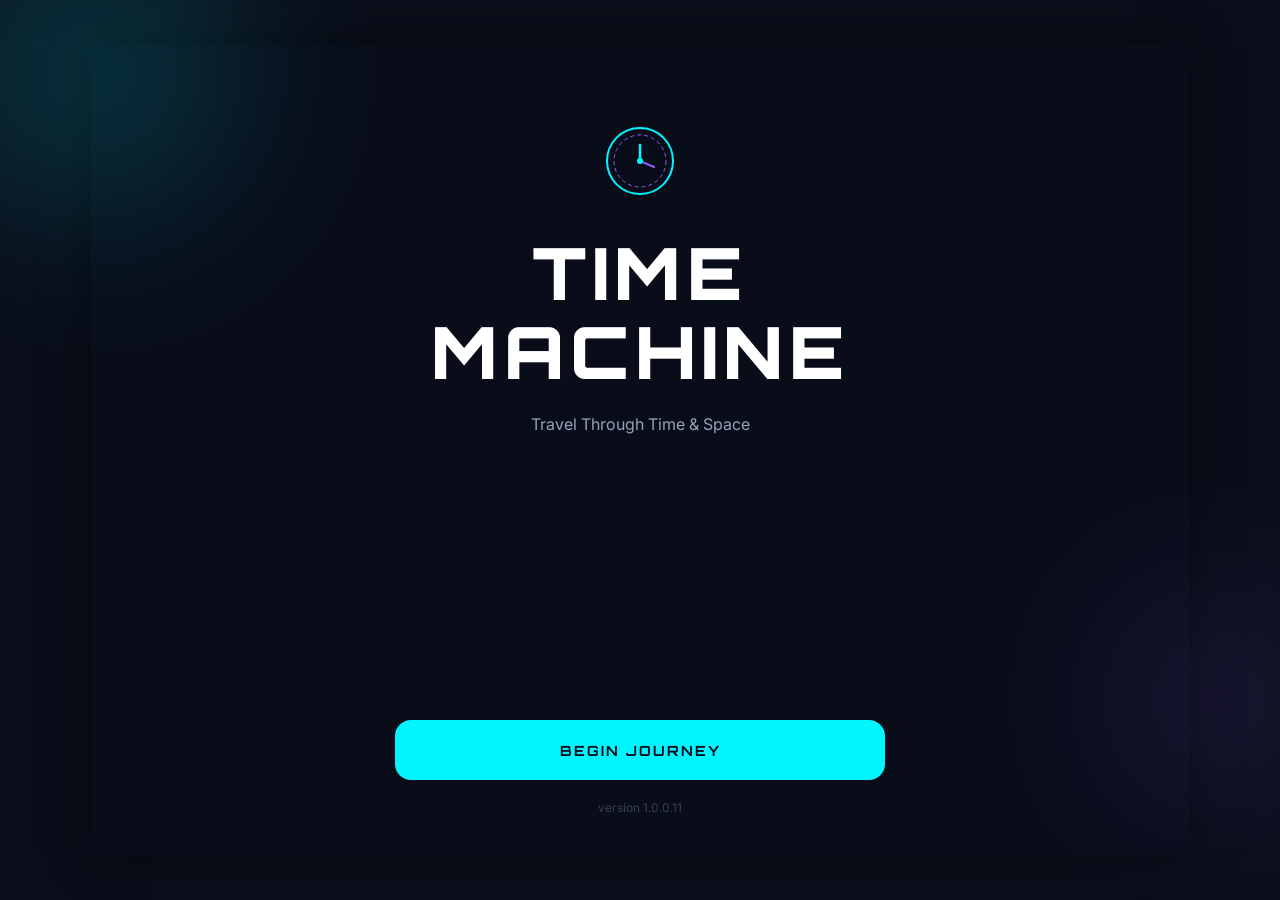
<file: index.html>
<!DOCTYPE html>
<html lang="en">
<head>
  <meta charset="UTF-8">
  <meta name="viewport" content="width=430, initial-scale=1.0">
  <title>Time Machine</title>
  <link rel="stylesheet" href="style/common.css">
  <style>
    body { display: flex; align-items: center; justify-content: center; min-height: 100vh; }
  </style>
</head>
<body>
  <script>
    window.location.href = 'screens/welcome.html';
  </script>
</body>
</html>
</file>
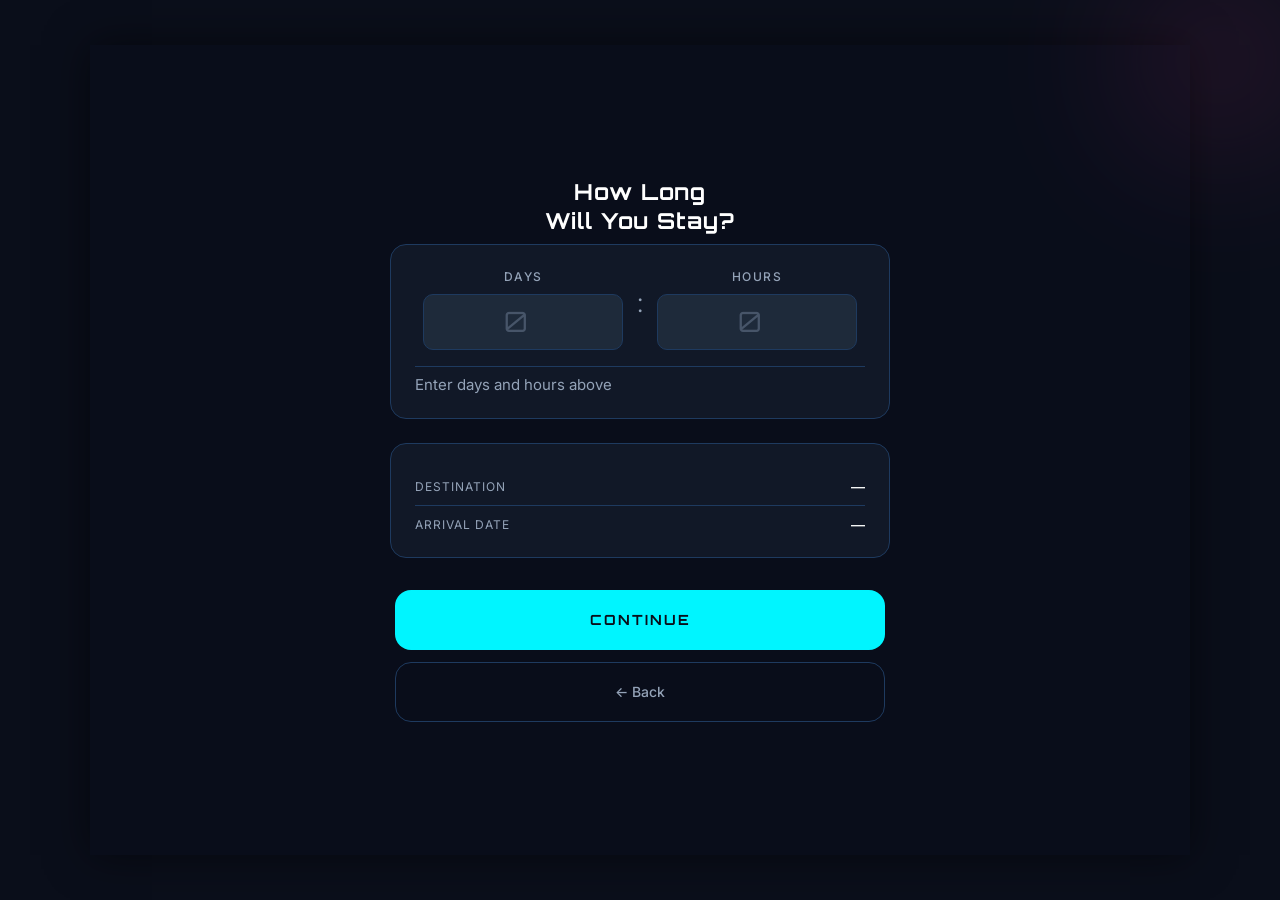
<file: screens/duration.html>
<!DOCTYPE html>
<html lang="en">
<head>
  <meta charset="UTF-8">
  <meta name="viewport" content="width=device-width, initial-scale=1.0">
  <title>Time Machine — Duration</title>
  <link rel="stylesheet" href="../style/common.css">
  <link rel="stylesheet" href="../style/duration.css">
</head>
<body>
  <div class="screen">
    <div class="glow-orb" style="width:180px;height:180px;background:#EC4899;top:-30px;right:-30px;"></div>

  

    <div class="progress-bar">
      <div class="progress-fill" style="width: 60%"></div>
    </div>

    <h1 class="page-title">How Long<br>Will You Stay?</h1>
  

    <div class="duration-card card">
      <div class="duration-row">
        <div class="form-group" style="margin-bottom:0">
          <label class="form-label" for="days">Days</label>
          <input class="form-input duration-input" type="number" id="days" placeholder="0" min="0" max="365" oninput="updateSummary()">
        </div>
        <div class="duration-divider">:</div>
        <div class="form-group" style="margin-bottom:0">
          <label class="form-label" for="hours">Hours</label>
          <input class="form-input duration-input" type="number" id="hours" placeholder="0" min="0" max="23" oninput="updateSummary()">
        </div>
      </div>
      <div class="duration-display" id="duration-display">Enter days and hours above</div>
    </div>

    <div class="card">
      <div class="info-row">
        <span class="info-label">Destination</span>
        <span class="info-value" id="dest-preview">—</span>
      </div>
      <div class="info-row">
        <span class="info-label">Arrival date</span>
        <span class="info-value" id="date-preview">—</span>
      </div>
    </div>

    <span class="field-error" id="err-duration">Please enter a valid duration (at least 1 hour)</span>

    <button class="btn-primary" onclick="submitDuration()">Continue</button>
    <button class="btn-secondary" onclick="window.location.href='travel.html'">← Back</button>
  </div>

  <script src="../script.js"></script>
  <script>
    document.getElementById('dest-preview').textContent = sessionStorage.getItem('tm_location') || '—';
    document.getElementById('date-preview').textContent = sessionStorage.getItem('tm_date') || '—';

    function updateSummary() {
      const d = parseInt(document.getElementById('days').value) || 0;
      const h = parseInt(document.getElementById('hours').value) || 0;
      const display = document.getElementById('duration-display');
      if (d === 0 && h === 0) { display.textContent = 'Enter days and hours above'; return; }
      const parts = [];
      if (d > 0) parts.push(d + (d === 1 ? ' day' : ' days'));
      if (h > 0) parts.push(h + (h === 1 ? ' hour' : ' hours'));
      display.textContent = parts.join(' and ');
    }

    function submitDuration() {
      const d = parseInt(document.getElementById('days').value) || 0;
      const h = parseInt(document.getElementById('hours').value) || 0;
      document.getElementById('err-duration').classList.remove('show');
if (d === 0 && h === 0) { 
  window.location.href = 'error2.html?type=duration';
  return;
}
      sessionStorage.setItem('tm_days', d);
      sessionStorage.setItem('tm_hours', h);
      window.location.href = 'return.html';
    }
  </script>
</body>
</html>
</file>
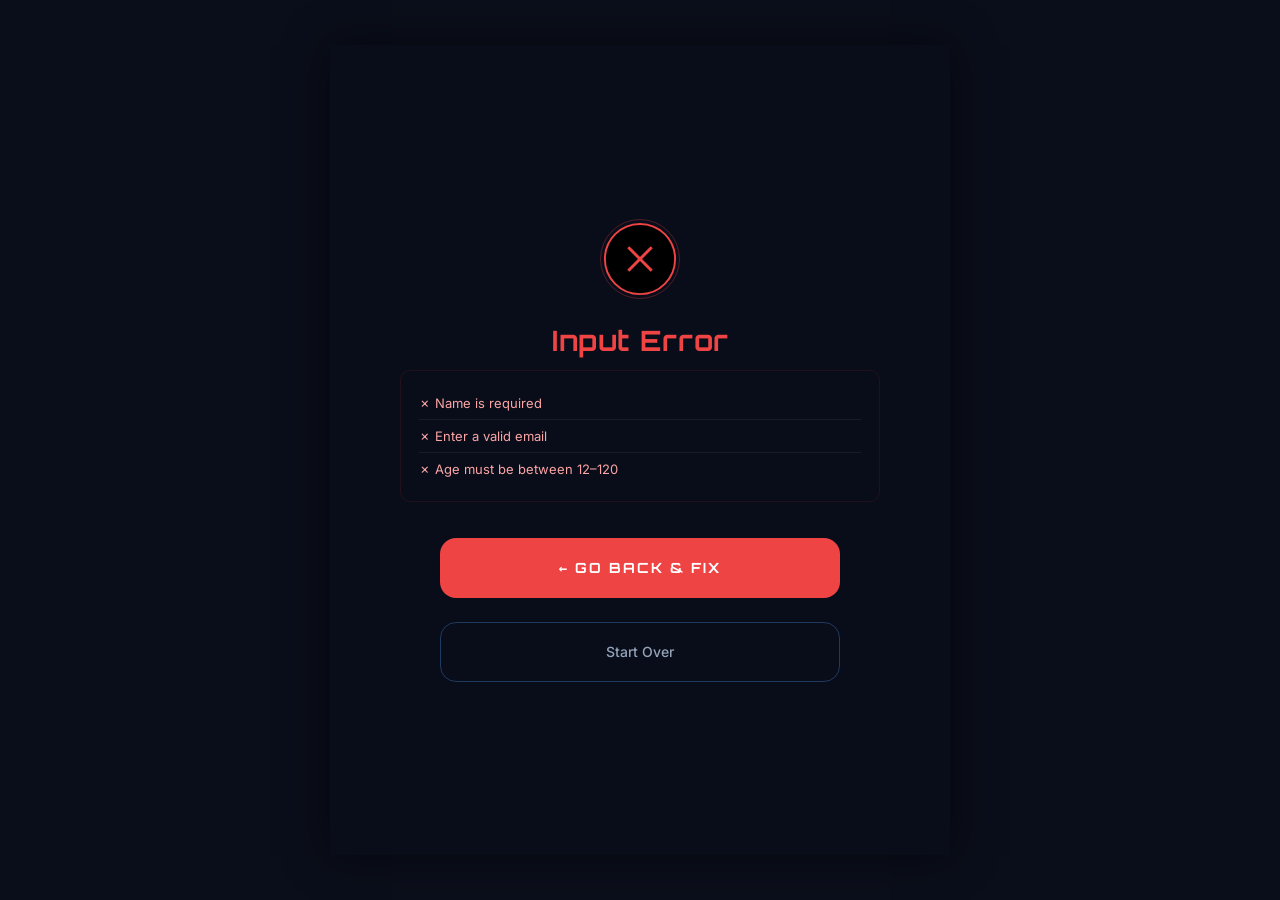
<file: screens/error1.html>
<!DOCTYPE html>
<html lang="en">
<head>
  <meta charset="UTF-8">
 <meta name="viewport" content="width=device-width, initial-scale=1.0">
  <title>Time Machine — Error</title>
  <link rel="stylesheet" href="../style/common.css">
  <link rel="stylesheet" href="../style/error.css">
</head>
<body>
  <div class="screen error-screen error-red">

  <div class="error-icon" style="border:1px solid rgba(239,68,68,0.3);">
    <!-- X icon -->
    <svg width="80" height="80" viewBox="0 0 80 80">
      <circle cx="40" cy="40" r="36" stroke="#EF4444" stroke-width="2"/>
      <line x1="28" y1="28" x2="52" y2="52" stroke="#EF4444" stroke-width="3"/>
      <line x1="52" y1="28" x2="28" y2="52" stroke="#EF4444" stroke-width="3"/>
    </svg>
  </div>

  <h1 class="error-title">Input Error</h1>

  <div class="error-detail">
    <div class="error-detail-item">✗ Name is required</div>
    <div class="error-detail-item">✗ Enter a valid email</div>
    <div class="error-detail-item">✗ Age must be between 12–120</div>
  </div>

  <button class="btn-primary" onclick="history.back()">← Go Back & Fix</button>
  <button class="btn-secondary" onclick="window.location.href='welcome.html'">Start Over</button>

</div>
  <script src="../script.js"></script>
</body>
</html>
</file>
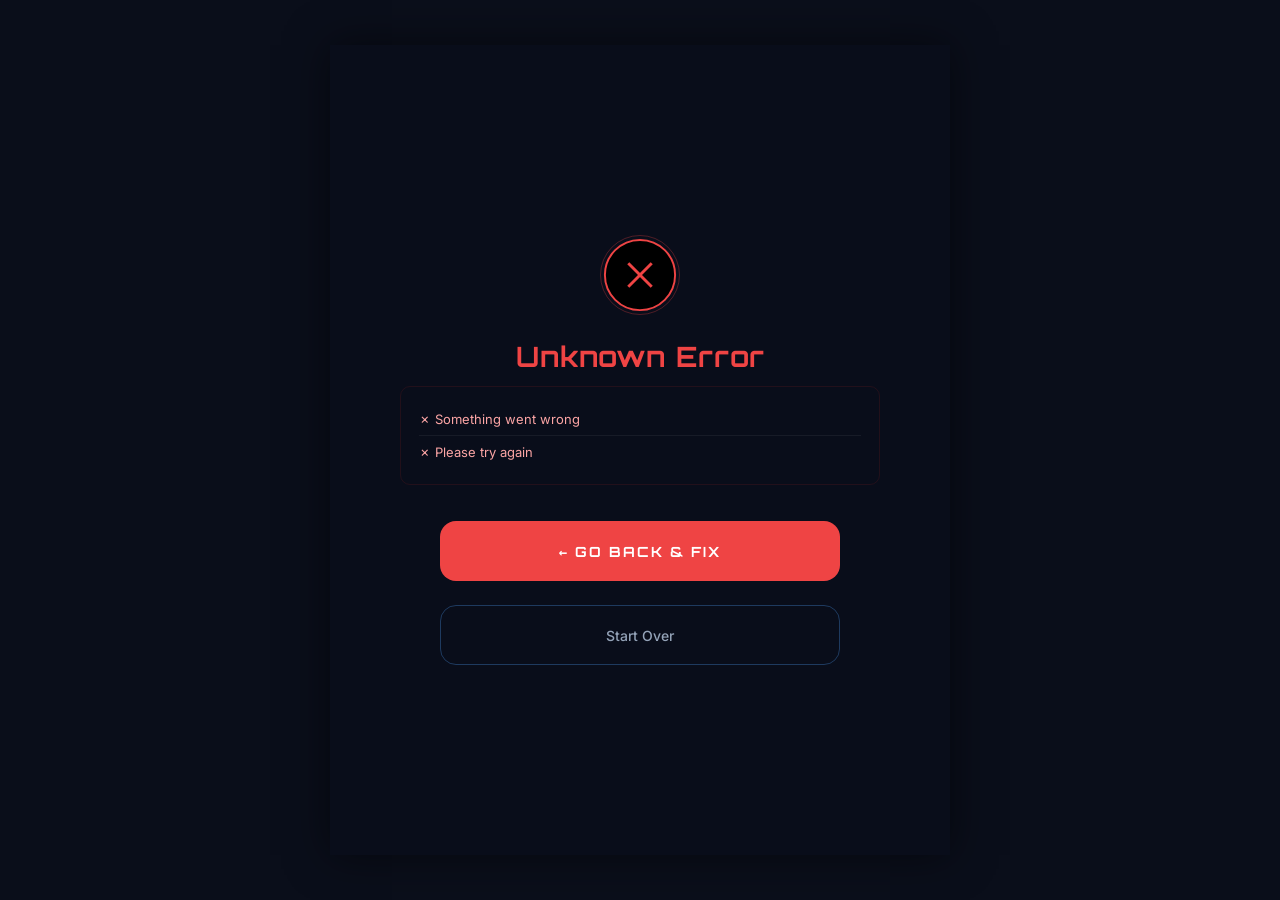
<file: screens/error2.html>
<!DOCTYPE html>
<html lang="en">
<head>
  <meta charset="UTF-8">
  <meta name="viewport" content="width=device-width, initial-scale=1.0">
  <title>Time Machine — Error</title>

  <link rel="stylesheet" href="../style/common.css">
  <link rel="stylesheet" href="../style/error.css">
</head>
<body>

<div class="screen error-screen error-red">

  <!-- ICON -->
  <div class="error-icon" style="border:1px solid rgba(239,68,68,0.3);">
    <svg width="80" height="80" viewBox="0 0 80 80">
      <circle cx="40" cy="40" r="36" stroke="#EF4444" stroke-width="2"/>
      <line x1="28" y1="28" x2="52" y2="52" stroke="#EF4444" stroke-width="3"/>
      <line x1="52" y1="28" x2="28" y2="52" stroke="#EF4444" stroke-width="3"/>
    </svg>
  </div>

  <!-- TITLE -->
  <h1 class="error-title" id="error-title">Error</h1>

  <!-- DETAILS -->
  <div class="error-detail" id="error-list">
    <!-- JS will fill this -->
  </div>

  <!-- BUTTONS -->
  <button class="btn-primary" onclick="history.back()">← Go Back & Fix</button>
  <button class="btn-secondary" onclick="window.location.href='welcome.html'">Start Over</button>

</div>

<script src="../script.js"></script>

<script>
  const params = new URLSearchParams(window.location.search);
  const type = params.get('type');

  const title = document.getElementById('error-title');
  const list = document.getElementById('error-list');

  function setError(t, items) {
    title.textContent = t;
    list.innerHTML = items.map(i => `<div class="error-detail-item">✗ ${i}</div>`).join('');
  }

  if (type === 'travel') {
    setError('Travel Error', [
      'Enter a valid destination',
      'Fill day, month and year',
      'Invalid travel date'
    ]);
  }
  else if (type === 'duration') {
    setError('Duration Error', [
      'Duration cannot be zero',
      'Enter days or hours',
      'Invalid duration input'
    ]);
  }
  else if (type === 'return') {
    setError('Return Error', [
      'Return location is required',
      'Enter a valid return place'
    ]);
  }
  else {
    setError('Unknown Error', [
      'Something went wrong',
      'Please try again'
    ]);
  }
</script>

</body>
</html>
</file>
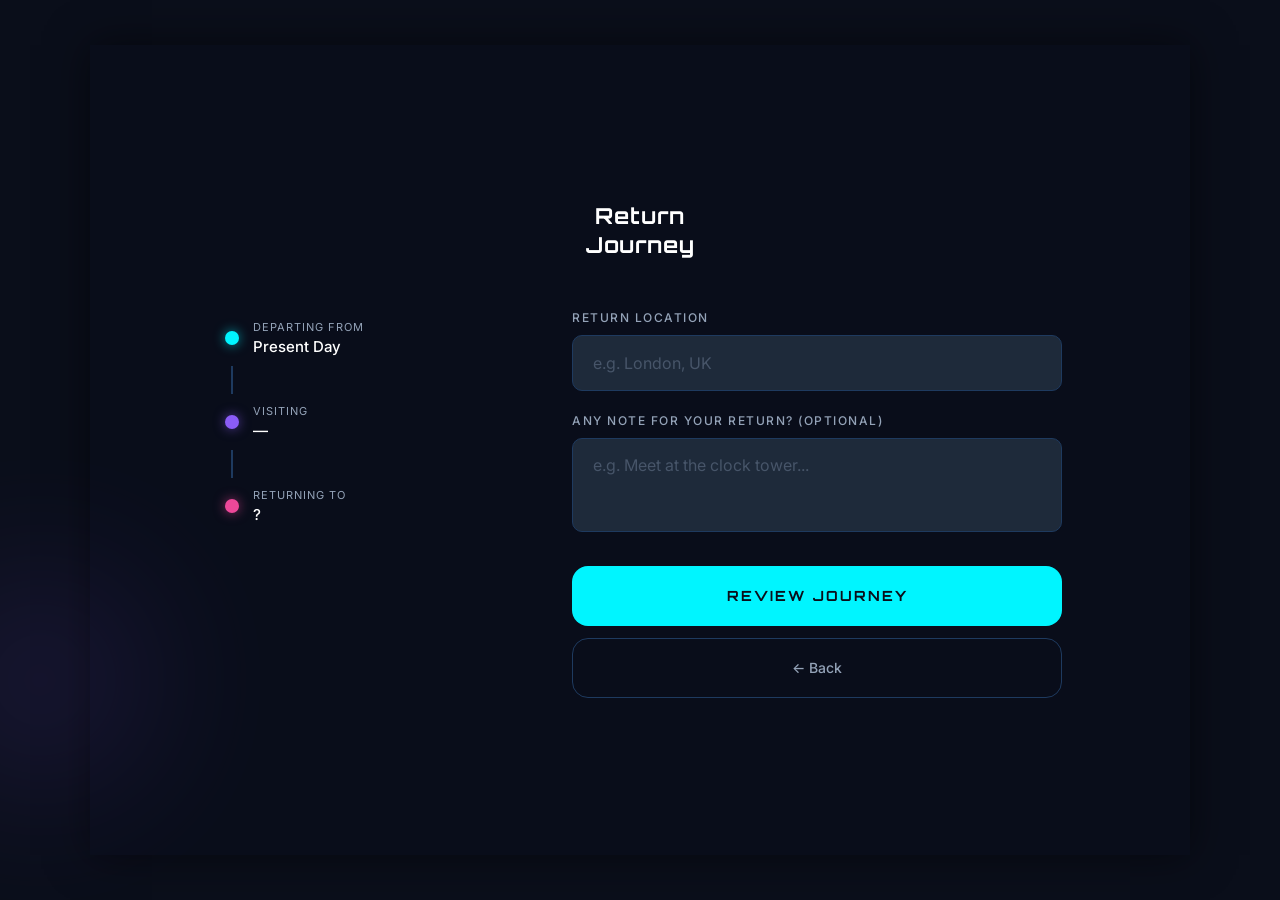
<file: screens/return.html>
<!DOCTYPE html>
<html lang="en">
<head>
  <meta charset="UTF-8">
<meta name="viewport" content="width=device-width, initial-scale=1.0">
  <title>Time Machine — Return Journey</title>
  <link rel="stylesheet" href="../style/common.css">
  <link rel="stylesheet" href="../style/return.css">
</head>
<body>
  <div class="screen">
    <div class="glow-orb" style="width:200px;height:200px;background:#8B5CF6;bottom:120px;left:-60px;"></div>


<h1 class="page-title">Return<br>Journey</h1>

<div class="return-layout">

  <!-- LEFT SIDE (Journey) -->
  <div class="left-journey">
    <div class="journey-visual">
      <div class="journey-point">
        <div class="point-dot cyan"></div>
        <div class="point-info">
          <span class="point-label">Departing from</span>
          <span class="point-value" id="depart-from">Present Day</span>
        </div>
      </div>

      <div class="journey-line"></div>

      <div class="journey-point">
        <div class="point-dot purple"></div>
        <div class="point-info">
          <span class="point-label">Visiting</span>
          <span class="point-value" id="visiting-location">—</span>
        </div>
      </div>

      <div class="journey-line"></div>

      <div class="journey-point">
        <div class="point-dot pink"></div>
        <div class="point-info">
          <span class="point-label">Returning to</span>
          <span class="point-value">?</span>
        </div>
      </div>
    </div>
  </div>

  <!-- RIGHT SIDE (Form) -->
  <div class="right-form">

    <div class="form-group">
      <label class="form-label" for="return-location">Return Location</label>
      <input class="form-input" type="text" id="return-location" placeholder="e.g. London, UK" autocomplete="off">
      <span class="field-error" id="err-return">Please enter your return location</span>
    </div>

    <div class="form-group">
      <label class="form-label" for="return-note">Any note for your return? (optional)</label>
      <textarea class="form-input" id="return-note" placeholder="e.g. Meet at the clock tower..." rows="3" style="height:auto;padding-top:16px;padding-bottom:16px;resize:none;"></textarea>
    </div>

    <button class="btn-primary" onclick="submitReturn()">Review Journey</button>
    <button class="btn-secondary" onclick="window.location.href='duration.html'">← Back</button>

  </div>

</div>

  <script src="../script.js"></script>
  <script>
    document.getElementById('visiting-location').textContent = sessionStorage.getItem('tm_location') || '—';

    function submitReturn() {
      const ret = document.getElementById('return-location').value.trim();
      const note = document.getElementById('return-note').value.trim();
      document.getElementById('err-return').classList.remove('show');
if (!ret) { 
  window.location.href = 'error2.html?type=return';
  return;
}
      sessionStorage.setItem('tm_return', ret);
      sessionStorage.setItem('tm_note', note);
      window.location.href = 'summary.html';
    }
  </script>
</body>
</html>
</file>
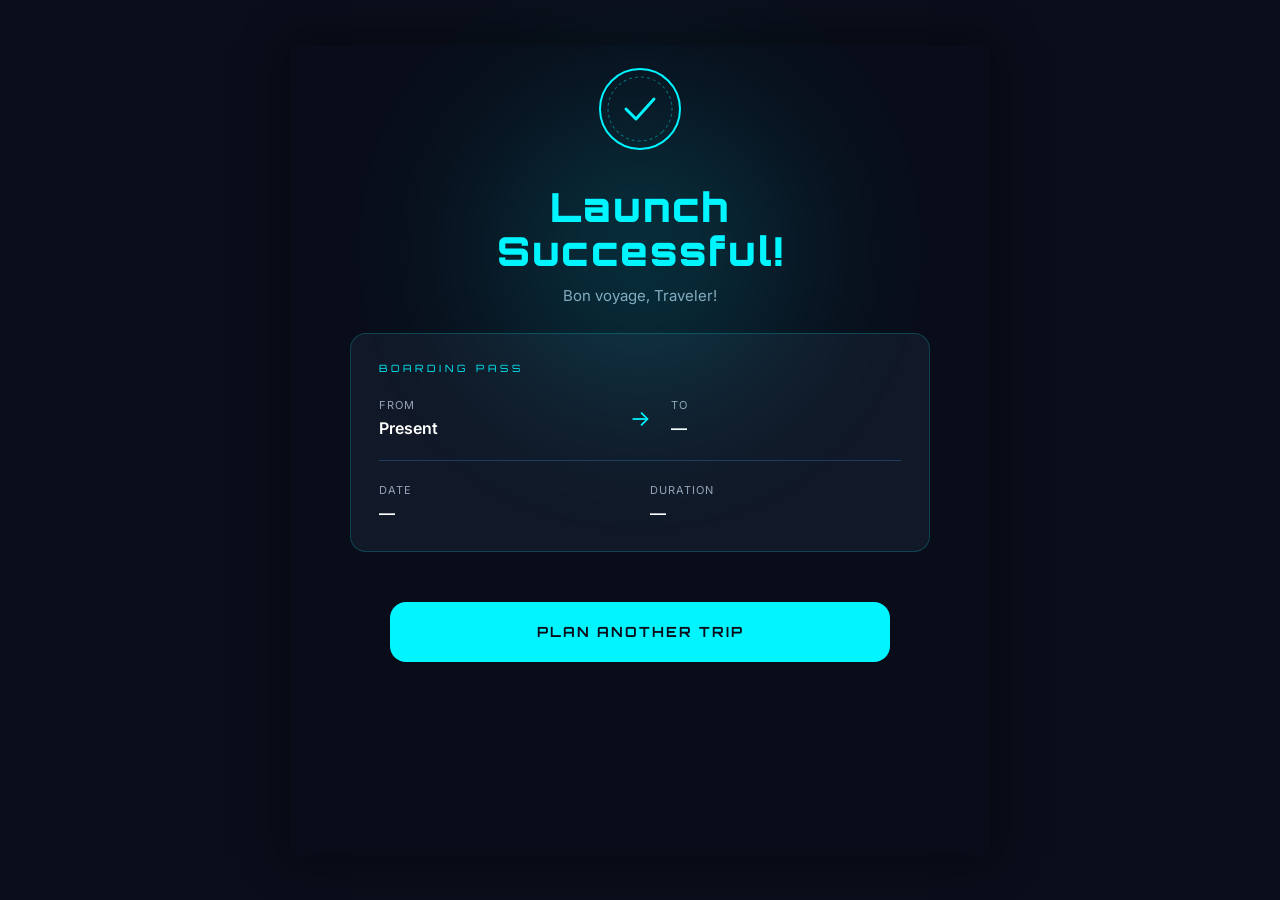
<file: screens/success.html>
<!DOCTYPE html>
<html lang="en">
<head>
  <meta charset="UTF-8">
<meta name="viewport" content="width=device-width, initial-scale=1.0">
  <title>Time Machine — Launch Successful</title>
  <link rel="stylesheet" href="../style/common.css">
  <link rel="stylesheet" href="../style/success.css">
</head>
<body>
  <div class="screen success-screen">
    <div class="glow-orb" style="width:300px;height:300px;background:#00F5FF;top:100px;left:50%;transform:translateX(-50%);"></div>

    <div class="success-icon">
      <svg width="88" height="88" viewBox="0 0 88 88" fill="none">
        <circle cx="44" cy="44" r="40" stroke="#00F5FF" stroke-width="2"/>
        <circle cx="44" cy="44" r="32" stroke="#00F5FF" stroke-width="1" stroke-dasharray="3 3" opacity="0.4">
          <animateTransform attributeName="transform" type="rotate" from="0 44 44" to="360 44 44" dur="8s" repeatCount="indefinite"/>
        </circle>
        <path d="M30 44l10 10 18-20" stroke="#00F5FF" stroke-width="3" stroke-linecap="round" stroke-linejoin="round"/>
      </svg>
    </div>

    <h1 class="success-title">Launch<br>Successful!</h1>
    <p class="success-message">Bon voyage, <span id="traveler-name">Traveler</span>!</p>

    <div class="success-ticket card">
      <div class="ticket-header">BOARDING PASS</div>
      <div class="ticket-row">
        <div class="ticket-col">
          <div class="ticket-label">From</div>
          <div class="ticket-value">Present</div>
        </div>
        <div class="ticket-arrow">→</div>
        <div class="ticket-col">
          <div class="ticket-label">To</div>
          <div class="ticket-value" id="t-destination">—</div>
        </div>
      </div>
      <div class="ticket-divider"></div>
      <div class="ticket-row">
        <div class="ticket-col">
          <div class="ticket-label">Date</div>
          <div class="ticket-value" id="t-date">—</div>
        </div>
        <div class="ticket-col">
          <div class="ticket-label">Duration</div>
          <div class="ticket-value" id="t-duration">—</div>
        </div>
      </div>
    </div>

    <button class="btn-primary" onclick="window.location.href='welcome.html'">Plan Another Trip</button>
  </div>

  <script src="../script.js"></script>
  <script>
    const name = sessionStorage.getItem('tm_name');
    if (name) document.getElementById('traveler-name').textContent = name.split(' ')[0];
    document.getElementById('t-destination').textContent = sessionStorage.getItem('tm_location') || '—';
    document.getElementById('t-date').textContent = sessionStorage.getItem('tm_date') || '—';
    const d = parseInt(sessionStorage.getItem('tm_days')) || 0;
    const h = parseInt(sessionStorage.getItem('tm_hours')) || 0;
    const parts = [];
    if (d > 0) parts.push(d + 'd');
    if (h > 0) parts.push(h + 'h');
    document.getElementById('t-duration').textContent = parts.join(' ') || '—';
  </script>
</body>
</html>
</file>
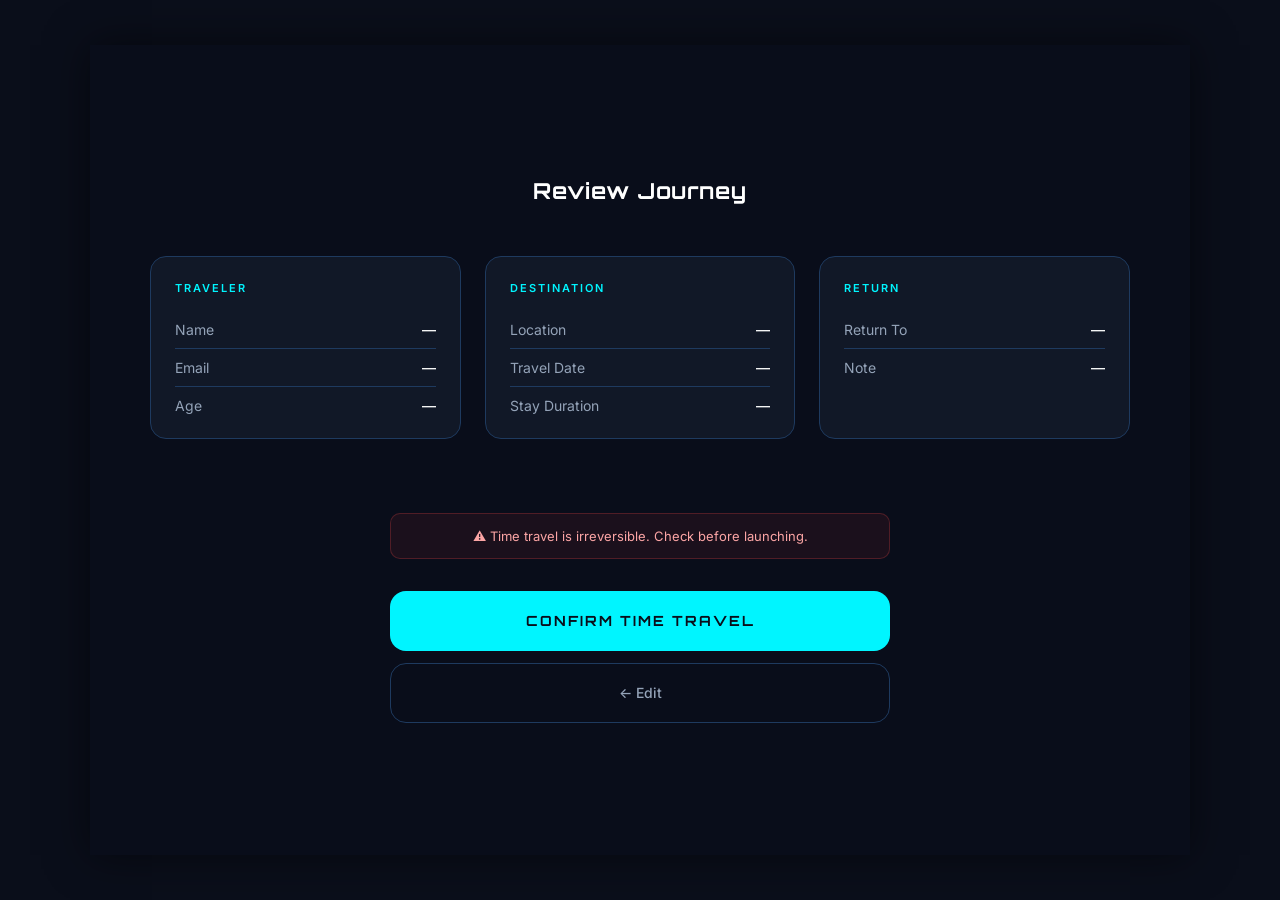
<file: screens/summary.html>
<!DOCTYPE html>
<html lang="en">
<head>
  <meta charset="UTF-8">
<meta name="viewport" content="width=device-width, initial-scale=1.0">
  <title>Time Machine — Summary</title>
  <link rel="stylesheet" href="../style/common.css">
  <link rel="stylesheet" href="../style/summary.css">
</head>
<body>

  <div class="screen">

    <h1 class="page-title">Review Journey</h1>

    <div class="summary-container">

      <div class="card">
        <div class="summary-section-title">Traveler</div>
        <div class="summary-row"><span>Name</span><span id="s-name">—</span></div>
        <div class="summary-row"><span>Email</span><span id="s-email">—</span></div>
        <div class="summary-row"><span>Age</span><span id="s-age">—</span></div>
      </div>

      <div class="card">
        <div class="summary-section-title">Destination</div>
        <div class="summary-row"><span>Location</span><span id="s-location">—</span></div>
        <div class="summary-row"><span>Travel Date</span><span id="s-date">—</span></div>
        <div class="summary-row"><span>Stay Duration</span><span id="s-duration">—</span></div>
      </div>

      <div class="card">
        <div class="summary-section-title">Return</div>
        <div class="summary-row"><span>Return To</span><span id="s-return">—</span></div>
        <div class="summary-row last"><span>Note</span><span id="s-note">—</span></div>
      </div>

    </div>

    <div class="summary-actions">
      <div class="launch-warning">
        ⚠ Time travel is irreversible. Check before launching.
      </div>

<button class="btn-primary launch-btn" onclick="launch()">
   Confirm Time Travel
</button>
      <button class="btn-secondary" onclick="window.location.href='return.html'">← Edit</button>
    </div>

  </div>

  <script src="../script.js"></script>
  <script>
    const get = k => sessionStorage.getItem(k) || '—';
    document.getElementById('s-name').textContent     = get('tm_name');
    document.getElementById('s-email').textContent    = get('tm_email');
    document.getElementById('s-age').textContent      = get('tm_age') + (get('tm_age') !== '—' ? ' years' : '');
    document.getElementById('s-location').textContent = get('tm_location');
    document.getElementById('s-date').textContent     = get('tm_date');
    document.getElementById('s-return').textContent   = get('tm_return');
    document.getElementById('s-note').textContent     = get('tm_note') || 'None';
    const d = get('tm_days'), h = get('tm_hours');
    const parts = [];
    if (d !== '—' && parseInt(d) > 0) parts.push(d + ' days');
    if (h !== '—' && parseInt(h) > 0) parts.push(h + ' hours');
    document.getElementById('s-duration').textContent = parts.join(' and ') || '—';

    function launch() {
      window.location.href = 'success.html';
    }
  </script>
</body>
</html>
</file>
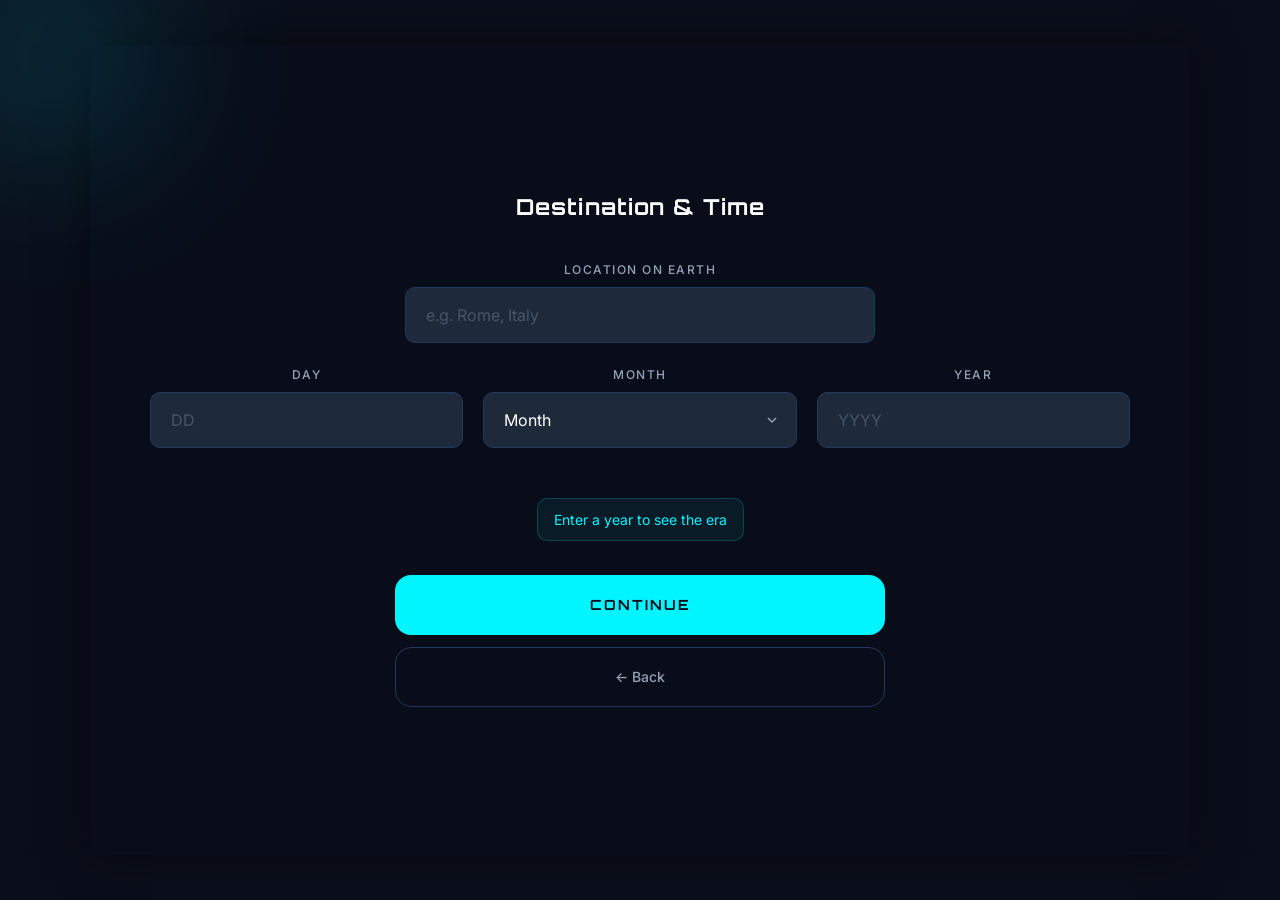
<file: screens/travel.html>
<!DOCTYPE html>
<html lang="en">
<head>
  <meta charset="UTF-8">
 <meta name="viewport" content="width=device-width, initial-scale=1.0">
  <title>Time Machine — Destination</title>
  <link rel="stylesheet" href="../style/common.css">
  <link rel="stylesheet" href="../style/travel.css">
</head>
<body>
  <div class="screen">
    <div class="glow-orb" style="width:220px;height:220px;background:#00F5FF;top:-60px;left:-60px;"></div>

    <div class="progress-bar">
      <div class="progress-fill" style="width: 40%"></div>
    </div>

    <h1 class="page-title">Destination & Time</h1>
   

    <!-- Location -->
    <div class="form-group">
      <label class="form-label" for="location">Location on Earth</label>
      <input class="form-input" type="text" id="location" placeholder="e.g. Rome, Italy" autocomplete="off">
      <span class="field-error" id="err-location">Please enter a destination</span>
    </div>

    <!-- Date -->
    <div class="input-row">
      <div class="form-group">
        <label class="form-label" for="day">Day</label>
        <input class="form-input" type="number" id="day" placeholder="DD" min="1" max="31">
      </div>
      <div class="form-group">
        <label class="form-label" for="month">Month</label>
        <select class="form-input" id="month">
          <option value="" disabled selected>Month</option>
          <option>January</option><option>February</option><option>March</option>
          <option>April</option><option>May</option><option>June</option>
          <option>July</option><option>August</option><option>September</option>
          <option>October</option><option>November</option><option>December</option>
        </select>
      </div>
      <div class="form-group">
        <label class="form-label" for="year">Year</label>
        <input class="form-input" type="number" id="year" placeholder="YYYY">
      </div>
    </div>
    <span class="field-error" id="err-date">Please fill in the complete travel date</span>

    <!-- Era badge -->
    <div class="era-badge" id="era-badge">Enter a year to see the era</div>

    <button class="btn-primary" onclick="submitTravel()">Continue</button>
    <button class="btn-secondary" onclick="window.location.href='user.html'">← Back</button>
  </div>

  <script src="../script.js"></script>
  <script>
   document.getElementById('year').addEventListener('input', function () {
  const y = parseInt(this.value);
  const badge = document.getElementById('era-badge');
  const currentYear = new Date().getFullYear();

  // If empty or invalid input
  if (isNaN(y)) {
    badge.textContent = 'Enter a year to see the era';
    badge.className = 'era-badge';
    return;
  }

  // Era logic
  if (y < 0) {
    badge.textContent = 'Ancient Era — ' + Math.abs(y) + ' BC';
    badge.className = 'era-badge past';
  } 
  else if (y < 500) {
    badge.textContent = 'Classical Era';
    badge.className = 'era-badge past';
  } 
  else if (y < 1500) {
    badge.textContent = 'Medieval Era';
    badge.className = 'era-badge past';
  } 
  else if (y < 1800) {
    badge.textContent = 'Early Modern Era';
    badge.className = 'era-badge past';
  } 
  else if (y <= currentYear) {
    badge.textContent = 'Modern Era';
    badge.className = 'era-badge past';
  } 
  else {
    badge.textContent = 'Future — ' + (y - currentYear) + ' years ahead';
    badge.className = 'era-badge future';
  }
});

    function submitTravel() {
      const location = document.getElementById('location').value.trim();
      const day      = document.getElementById('day').value;
      const month    = document.getElementById('month').value;
      const year     = document.getElementById('year').value;
      let valid = true;

      document.querySelectorAll('.field-error').forEach(e => e.classList.remove('show'));

      if (!location) { document.getElementById('err-location').classList.add('show'); valid = false; }
      if (!day || !month || !year) { document.getElementById('err-date').classList.add('show'); valid = false; }

      if (!valid) { 
  window.location.href = 'error2.html?type=travel';
  return;
}

      sessionStorage.setItem('tm_location', location);
      sessionStorage.setItem('tm_date', `${day} ${month} ${year}`);
      window.location.href = 'duration.html';
    }
  </script>
</body>
</html>
</file>
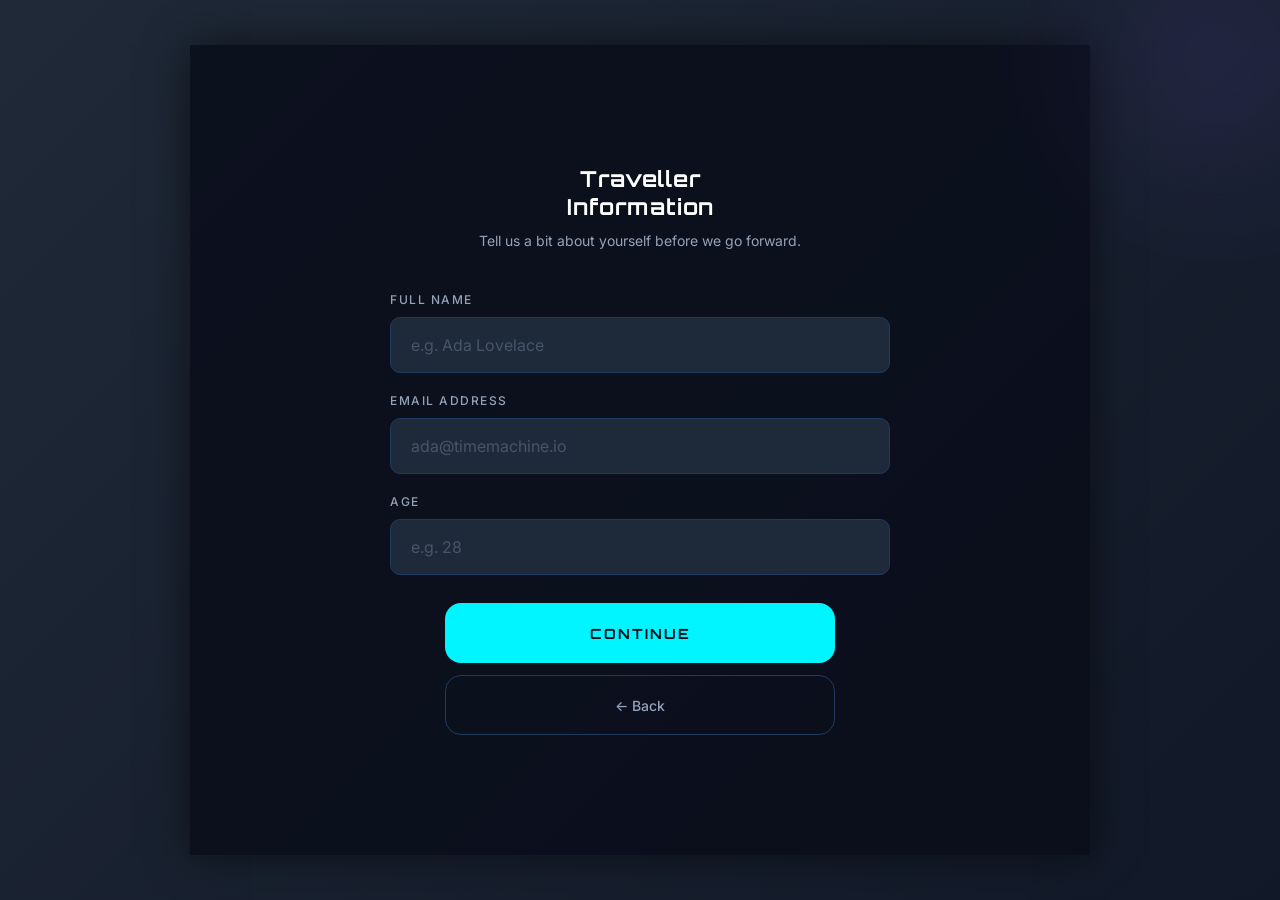
<file: screens/user.html>
<!DOCTYPE html>
<html lang="en">
<head>
  <meta charset="UTF-8">
  <meta name="viewport" content="width=device-width, initial-scale=1.0">
  <title>Time Machine — Traveler Info</title>
  <link rel="stylesheet" href="../style/common.css">
  <link rel="stylesheet" href="../style/user.css">
</head>
<body>
  <div class="screen">
    <div class="glow-orb" style="width:200px;height:200px;background:#8B5CF6;top:-40px;right:-40px;"></div>


    <h1 class="page-title">Traveller<br>Information</h1>
    <p class="page-subtitle">Tell us a bit about yourself before we go forward.</p>

    <div class="form-group">
      <label class="form-label" for="fullname">Full Name</label>
      <input class="form-input" type="text" id="fullname" placeholder="e.g. Ada Lovelace" autocomplete="off">
      <span class="field-error" id="err-name">Please enter your name</span>
    </div>

    <div class="form-group">
      <label class="form-label" for="email">Email Address</label>
      <input class="form-input" type="email" id="email" placeholder="ada@timemachine.io" autocomplete="off">
      <span class="field-error" id="err-email">Please enter a valid email</span>
    </div>

    <div class="form-group">
      <label class="form-label" for="age">Age</label>
      <input class="form-input" type="number" id="age" placeholder="e.g. 28" min="12" max="120">
      <span class="field-error" id="err-age">Must be between 12 and 120</span>
    </div>

    <button class="btn-primary" onclick="submitUser()">Continue</button>
    <button class="btn-secondary" onclick="window.location.href='welcome.html'">← Back</button>
  </div>

  <script src="../script.js"></script>
  <script>
    function submitUser() {
      const name  = document.getElementById('fullname').value.trim();
      const email = document.getElementById('email').value.trim();
      const age   = parseInt(document.getElementById('age').value);
      let valid   = true;

      document.querySelectorAll('.field-error').forEach(e => e.classList.remove('show'));

      if (!name) { document.getElementById('err-name').classList.add('show'); valid = false; }
      if (!email || !email.includes('@')) { document.getElementById('err-email').classList.add('show'); valid = false; }
      if (!age || age < 12 || age > 120) { document.getElementById('err-age').classList.add('show'); valid = false; }

      if (!valid) { window.location.href = 'error1.html'; return; }

      sessionStorage.setItem('tm_name', name);
      sessionStorage.setItem('tm_email', email);
      sessionStorage.setItem('tm_age', age);
      window.location.href = 'travel.html';
    }
  </script>
</body>
</html>
</file>
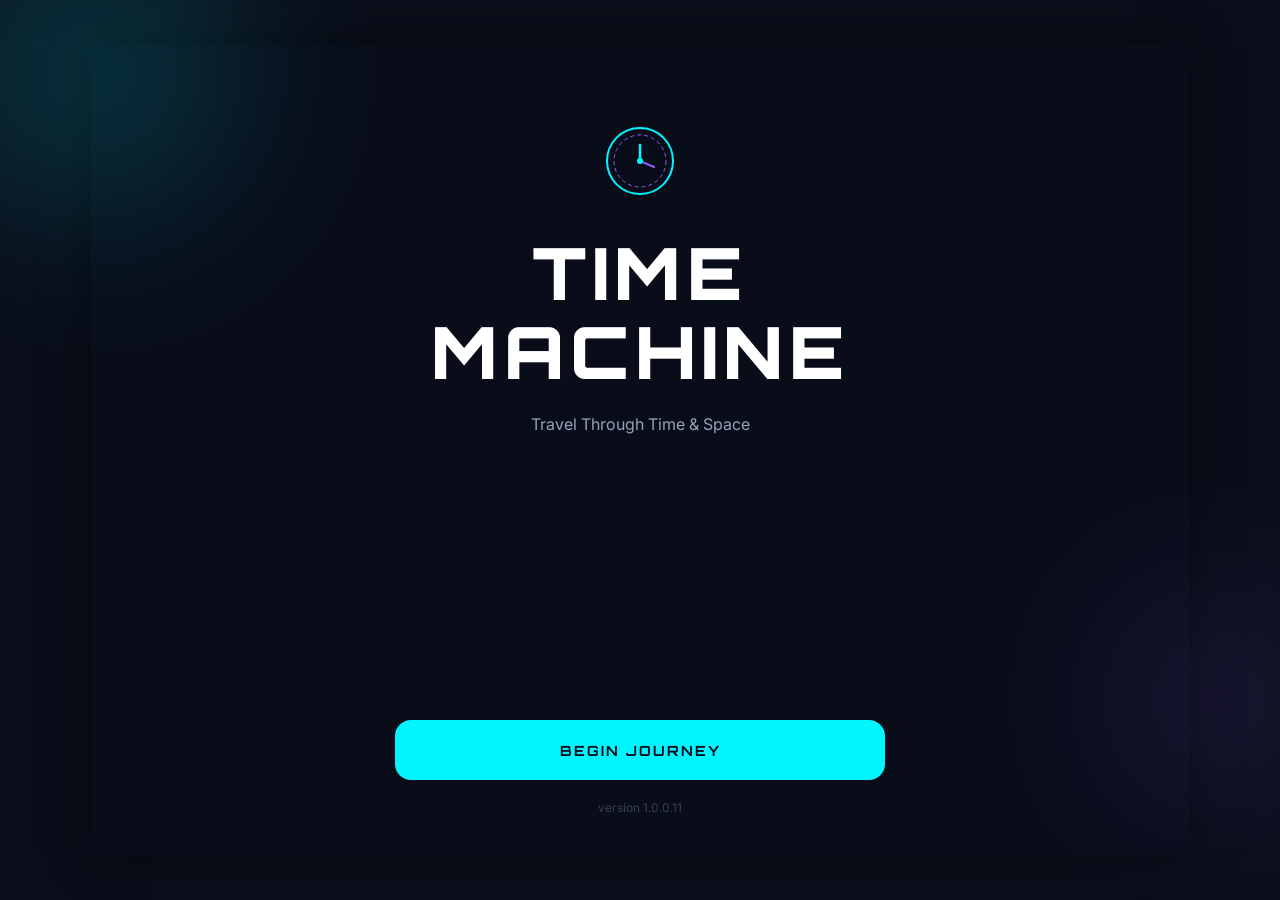
<file: screens/welcome.html>
<!DOCTYPE html>
<html lang="en">
<head>
  <meta charset="UTF-8">
  <meta name="viewport" content="width=device-width, initial-scale=1.0">
  <title>Time Machine — Welcome</title>
  <link rel="stylesheet" href="../style/common.css">
  <link rel="stylesheet" href="../style/welcome.css">
</head>
<body>
  <div class="screen welcome-screen">
    <!-- Glow decorations -->
    <div class="glow-orb" style="width:300px;height:300px;background:#00F5FF;top:-80px;left:-60px;"></div>
    <div class="glow-orb" style="width:200px;height:200px;background:#8B5CF6;bottom:100px;right:-40px;"></div>

    <div class="welcome-logo">
      <div class="clock-icon">
        <svg width="72" height="72" viewBox="0 0 72 72" fill="none">
          <circle cx="36" cy="36" r="33" stroke="#00F5FF" stroke-width="2"/>
          <circle cx="36" cy="36" r="26" stroke="#8B5CF6" stroke-width="1" stroke-dasharray="4 3"/>
          <line x1="36" y1="20" x2="36" y2="36" stroke="#00F5FF" stroke-width="2.5" stroke-linecap="round"/>
          <line x1="36" y1="36" x2="50" y2="42" stroke="#8B5CF6" stroke-width="2" stroke-linecap="round"/>
          <circle cx="36" cy="36" r="3" fill="#00F5FF"/>
        </svg>
      </div>
    </div>

    <h1 class="welcome-title">TIME<br>MACHINE</h1>
    <p class="welcome-tagline">Travel Through Time & Space</p>

    

    <button class="btn-primary" onclick="window.location.href='user.html'" style="margin-top: auto;">
      Begin Journey
    </button>
    <p class="welcome-disclaimer">version 1.0.0.11</p>
  </div>
  <script src="../script.js"></script>
</body>
</html>
</file>
<file: style/common.css>
@import url('https://fonts.googleapis.com/css2?family=Orbitron:wght@400;700;900&family=Inter:wght@300;400;500;600&display=swap');

*, *::before, *::after {
  box-sizing: border-box;
  margin: 0;
  padding: 0;
}

:root {
  --bg-primary: #0A0E1A;
  --bg-card: #111827;
  --bg-input: #1E2A3A;
  --cyan: #00F5FF;
  --purple: #8B5CF6;
  --pink: #EC4899;
  --white: #FFFFFF;
  --subtext: #94A3B8;
  --border: #1E3A5F;
  --error: #EF4444;
  --success: #10B981;
  --radius: 16px;
  --radius-sm: 10px;
  --font-heading: 'Orbitron', monospace;
  --font-body: 'Inter', sans-serif;
}
body {
  display: flex;
  justify-content: center;
  align-items: center;
  min-height: 100vh;
  color: var(--white);
  font-family: var(--font-body);
  overflow-x: hidden;
   margin: 0 auto;
  background: var(--bg-primary);
}

.screen {
  width: 100%;
  max-width: 1100px;
  min-height: 90vh;
  height:auto;
  margin: auto;
  padding: 40px 60px;
  display: flex;
  flex-direction: column;
  justify-content: center;
  background: rgba(10, 14, 26, 0.85);
  box-shadow: 0 0 40px rgba(0,0,0,0.5);
}



/* Top logo/title bar */
.top-bar {
  width: 100%;
  display: flex;
  align-items: center;
  justify-content: center;
  margin-bottom: 48px;
}

.logo-text {
  font-family: var(--font-heading);
  font-size: 14px;
  font-weight: 700;
  color: var(--cyan);
  letter-spacing: 3px;
  text-transform: uppercase;
}

.step-indicator {
  font-family: var(--font-body);
  font-size: 12px;
  color: var(--subtext);
  letter-spacing: 1px;
}

/* Page heading */
.page-title {
  font-family: var(--font-heading);
  font-size: 22px;
  font-weight: 700;
  color: var(--white);
  text-align: center;
  line-height: 1.3;
  margin-bottom: 8px;
  letter-spacing: 1px;
}

.page-subtitle {
  font-size: 14px;
  color: var(--subtext);
  text-align: center;
  line-height: 1.6;
  margin-bottom: 40px;
}



/* Form elements */
.form-group {
  width: 100%;
  margin-bottom: 24px;
}

.form-label {
  display: block;
  font-size: 12px;
  font-weight: 500;
  color: var(--subtext);
  letter-spacing: 1.5px;
  text-transform: uppercase;
  margin-bottom: 10px;
}

.form-input {
  width: 100%;
  height: 56px;
  background: var(--bg-input);
  background-color: var(--bg-input);
  border: 1.5px solid var(--border);
  border-radius: var(--radius-sm);
  color: var(--white);
  font-family: var(--font-body);
  font-size: 16px;
  padding: 0 20px;
  outline: none;
  transition: border-color 0.2s, box-shadow 0.2s;
}

.form-input:focus {
  border-color: var(--cyan);
  box-shadow: 0 0 0 3px rgba(0, 245, 255, 0.12);
}

.form-input::placeholder {
  color: #475569;
}

select.form-input {
  appearance: none;
  cursor: pointer;
  background-image: url("data:image/svg+xml,%3Csvg xmlns='http://www.w3.org/2000/svg' width='16' height='16' viewBox='0 0 24 24' fill='none' stroke='%2394A3B8' stroke-width='2'%3E%3Cpath d='M6 9l6 6 6-6'/%3E%3C/svg%3E");
  background-repeat: no-repeat;
  background-position: right 16px center;
  padding-right: 44px;
  color: #475569;
  
}

select.form-input option {
  background: var(--bg-card);
  color: #475569;
}

/* Number input row */
.input-row {
  display: flex;
  gap: 16px;
  width: 100%;
}

.input-row .form-group {
  flex: 1;
}

/* Primary button */
.btn-primary {
  width: 50%;
  height: 60px;
  
  background: var(--cyan);
  color: #0A0E1A;
  font-family: var(--font-heading);
  font-size: 14px;
  font-weight: 700;
  letter-spacing: 2px;
  text-transform: uppercase;
  border: none;
  border-radius: var(--radius);
  cursor: pointer;
  transition: transform 0.15s, box-shadow 0.15s;
  margin-top: 8px;
  text-align: center;
}

.btn-primary:hover {
  transform: translateY(-2px);
  box-shadow: 0 8px 32px rgba(0, 245, 255, 0.3);
}

.btn-primary:active {
  transform: translateY(0);
}

/* Secondary/ghost button */
.btn-secondary {
  width: 50%;
  height: 60px;
  background: transparent;
  color: var(--subtext);
  font-family: var(--font-body);
  font-size: 14px;
  font-weight: 500;
  border: 1.5px solid var(--border);
  border-radius: var(--radius);
  cursor: pointer;
  transition: border-color 0.2s, color 0.2s;
  margin-top: 12px;
}

.btn-secondary:hover {
  border-color: var(--subtext);
  color: var(--white);
}

/* Card box */
.card {
  width: 100%;
  background: var(--bg-card);
  border: 1px solid var(--border);
  border-radius: var(--radius);
  padding: 24px;
  margin-bottom: 24px;
}

/* Glow orb decoration */
.glow-orb {
  position: absolute;
  border-radius: 50%;
  filter: blur(80px);
  opacity: 0.15;
  pointer-events: none;
}

/* Validation error text */
.field-error {
  font-size: 12px;
  color: var(--error);
  margin-top: 6px;
  display: none;
}

.field-error.show {
  display: block;
}

@media (min-width: 768px) {
  .form-group {
    width: 48%;
  }

  .input-row {
    display: flex;
    gap: 20px;
  }
}

/* Fix browser autofill white background (especially email) */
input:-webkit-autofill,
input:-webkit-autofill:hover,
input:-webkit-autofill:focus,
textarea:-webkit-autofill,
select:-webkit-autofill {
  -webkit-box-shadow: 0 0 0 1000px var(--bg-input) inset !important;
  -webkit-text-fill-color: var(--white) !important;
  transition: background-color 5000s ease-in-out 0s;
}
</file>
<file: style/duration.css>
.screen {
  align-items: center;
}

.duration-card,
.card {
  width: 100%;
  max-width: 500px;
  margin-left: auto;
  margin-right: auto;
}

.form-label {
  text-align: center;
}
.duration-row {
  display: flex;
  align-items: center;
  justify-content: center;
  gap: 10px;
  margin-bottom: 16px;
}

.duration-divider {
  font-size: 28px;
  font-weight: 300;
  color: var(--subtext);
  padding-bottom: 14px;
  padding-left: 4px;
  padding-right: 4px;
}

.duration-input {
  text-align: center;
  font-family: var(--font-heading);
  font-size: 28px !important;
  color: var(--cyan) !important;
}

.duration-display {
  font-size: 15px;
  color: var(--subtext);
  padding-top: 8px;
  border-top: 1px solid var(--border);
}

.info-row {
  display: flex;
  justify-content: space-between;
  align-items: center;
  padding: 10px 0;
  border-bottom: 1px solid var(--border);
}

.info-row:last-child {
  border-bottom: none;
  padding-bottom: 0;
}

.info-label {
  font-size: 12px;
  color: var(--subtext);
  text-transform: uppercase;
  letter-spacing: 1px;
}

.info-value {
  font-size: 14px;
  color: var(--white);
  font-weight: 500;
  max-width: 200px;
  text-align: right;
}

.duration-row .form-group {
  flex: 1;
  max-width: 200px;
}
</file>
<file: style/error.css>
/* ===== FORCE COLUMN LAYOUT (FIX MAIN ISSUE) ===== */
.error-screen {
  display: flex;
  flex-direction: column !important;
  align-items: center;
  justify-content: center;

  width: 100%;
  max-width: 620px;
  margin: 0 auto;
  padding: 40px 20px;

  text-align: center;
}


/* ===== ICON ===== */
.error-icon {
  width: 80px;
  height: 80px;
  border-radius: 50%;

  display: flex;
  align-items: center;
  justify-content: center;

  margin-bottom: 24px;
  animation: shake 0.5s ease 0.2s;
}


/* ===== TITLE ===== */
.error-title {
  font-family: var(--font-heading);
  font-size: 28px;
  font-weight: 700;
  letter-spacing: 1px;
  margin-bottom: 12px;
}


/* ===== MESSAGE ===== */
.error-message {
  font-size: 14px;
  color: var(--subtext);
  line-height: 1.6;

  max-width: 480px;
  margin-bottom: 28px;
}


/* ===== ERROR BOX ===== */
.error-detail {
  width: 100%;
  max-width: 480px;

  text-align: left;
  padding: 16px 18px;
  border-radius: var(--radius-sm);

  margin-bottom: 28px;
}


/* ===== ITEMS ===== */
.error-detail-item {
  font-size: 13px;
  padding: 8px 0;
  border-bottom: 1px solid rgba(255,255,255,0.06);
}

.error-detail-item:last-child {
  border-bottom: none;
}


/* ===== BUTTONS ===== */
.error-screen .btn-primary,
.error-screen .btn-secondary {
  width: 100%;
  max-width: 400px;
}

.error-screen .btn-primary {
  margin-bottom: 12px;
}


/* ===== ANIMATION ===== */
@keyframes shake {
  0%,100%{ transform: translateX(0); }
  20%{ transform: translateX(-6px); }
  40%{ transform: translateX(6px); }
  60%{ transform: translateX(-4px); }
  80%{ transform: translateX(4px); }
}


/* ===== COLOR THEMES ===== */

/* 🔴 RED (User Error) */
.error-red .error-title { color: #EF4444; }
.error-red .error-detail { border: 1px solid rgba(133, 34, 34, 0.2); }
.error-red .error-detail-item { color: #FCA5A5; }
.error-red .btn-primary { background: #EF4444; color: white; }

/* 🟡 YELLOW (Journey Error) */
.error-yellow .error-title { color: #EF4444; }
.error-yellow .error-detail { border: 1px solid rgba(133, 34, 34, 0.2); }
.error-yellow .error-detail-item { color: #FCA5A5; }
.error-yellow .btn-primary { background: #EF4444; color: white; }
</file>
<file: style/return.css>
/* ===== MAIN LAYOUT ===== */
.return-layout {
  width: 100%;
  max-width: 1000px;
  margin: 0 auto;

  display: flex;
  justify-content: center;
  align-items: flex-start;
  gap: 80px; /* better spacing */
}


/* ===== LEFT SIDE (Journey) ===== */
.left-journey {
  flex: 0 0 28%;
  display: flex;
  justify-content: center;
}

.journey-visual {
  width: 100%;
  max-width: 260px;

  display: flex;
  flex-direction: column;
  justify-content: center;
}


/* ===== JOURNEY POINTS ===== */
.journey-point {
  display: flex;
  align-items: center;
  gap: 14px;
  padding: 10px 0;
}

.point-dot {
  width: 14px;
  height: 14px;
  border-radius: 50%;
  flex-shrink: 0;
}

/* Glow colors */
.point-dot.cyan {
  background: var(--cyan);
  box-shadow: 0 0 12px rgba(0,245,255,0.6);
}

.point-dot.purple {
  background: var(--purple);
  box-shadow: 0 0 12px rgba(139,92,246,0.6);
}

.point-dot.pink {
  background: var(--pink);
  box-shadow: 0 0 12px rgba(236,72,153,0.6);
}

/* Text */
.point-info {
  display: flex;
  flex-direction: column;
  gap: 3px;
}

.point-label {
  font-size: 11px;
  color: var(--subtext);
  text-transform: uppercase;
  letter-spacing: 1px;
}

.point-value {
  font-size: 15px;
  color: var(--white);
  font-weight: 500;
}


/* ===== CONNECTING LINE ===== */
.journey-line {
  width: 2px;
  height: 28px;
  background: var(--border);
  margin-left: 6px;
}


/* ===== RIGHT SIDE (FORM) ===== */
.right-form {
  flex: 0 0 50%;
  max-width: 500px;

  display: flex;
  flex-direction: column;
}

/* spacing like other pages */
.right-form .form-group {
  width: 100%;
  margin-bottom: 22px;
}

/* Buttons */
.right-form .btn-primary,
.right-form .btn-secondary {
  width: 100%;
}


/* ===== TITLE ===== */

.page-title {
  width: 100%;
  text-align: center;
  margin-bottom: 50px;
}


/* ===== RESPONSIVE (VERY IMPORTANT) ===== */
@media (max-width: 768px) {
  .return-layout {
    flex-direction: column;
    align-items: center;
    gap: 40px;
  }

  .left-journey,
  .right-form {
    flex: 100%;
    max-width: 500px;
  }

  .journey-visual {
    align-items: center;
  }
}
</file>
<file: style/success.css>
/* ===== SCREEN ALIGNMENT ===== */
.success-screen {
  display: flex;
  flex-direction: column;
  align-items: center;
  justify-content: flex-start;

  text-align: center;
  max-width: 700px;
  margin: 0 auto;
   padding-top: 20px;
}


/* ===== ICON ===== */
.success-icon {
  margin-bottom: 28px;
  position: relative;
  z-index: 1;
}


/* ===== TITLE ===== */
.success-title {
  font-family: var(--font-heading);
  font-size: 40px;
  font-weight: 900;
  color: var(--cyan);
  line-height: 1.1;
  letter-spacing: 2px;

  margin-bottom: 10px;
}


/* ===== MESSAGE ===== */
.success-message {
  font-size: 15px;
  color: var(--subtext);
  line-height: 1.7;

  max-width: 480px;
  margin-bottom: 24px;
}


/* ===== TICKET CARD ===== */
.success-ticket {
  width: 100%;
  max-width: 650px;

  text-align: left;
  border-color: rgba(0,245,255,0.2);

  padding: 28px;
  border-radius: var(--radius);
  margin-bottom: 40px;
}


/* ===== HEADER ===== */
.ticket-header {
  font-family: var(--font-heading);
  font-size: 10px;
  letter-spacing: 4px;
  color: var(--cyan);

  margin-bottom: 24px;
}


/* ===== ROW ===== */
.ticket-row {
  display: flex;
  align-items: center;
  justify-content: space-between;
  gap: 20px;
}


/* ===== COLUMN ===== */
.ticket-col {
  flex: 1;
}


/* ===== LABEL ===== */
.ticket-label {
  font-size: 11px;
  color: var(--subtext);
  text-transform: uppercase;
  letter-spacing: 1px;
  margin-bottom: 6px;
}


/* ===== VALUE ===== */
.ticket-value {
  font-size: 16px;
  font-weight: 600;
  color: var(--white);
}


/* ===== ARROW ===== */
.ticket-arrow {
  font-size: 22px;
  color: var(--cyan);
  flex-shrink: 0;
}


/* ===== DIVIDER ===== */
.ticket-divider {
  height: 1px;
  background: var(--border);
  margin: 22px 0;
  border-top: 1px dashed var(--border);
}


/* ===== BUTTON ===== */
.success-screen .btn-primary {
  width: 100%;
  max-width: 500px;

  display: flex;
  align-items: center;
  justify-content: center;

  margin-top: 10px;
}
</file>
<file: style/summary.css>
/* ===== MAIN CONTAINER ===== */
.summary-container {
  width: 100%;
  max-width: 1000px;
  margin: 0 auto;

  display: flex;
  justify-content: center;
  gap: 24px;
  align-items: stretch;
}

/* Cards equal size */
.summary-container .card {
  flex: 1;
  min-width: 260px;
}


/* ===== SECTION TITLE ===== */
.summary-section-title {
  font-size: 11px;
  font-weight: 600;
  color: var(--cyan);
  letter-spacing: 2px;
  text-transform: uppercase;
  margin-bottom: 16px;
}


/* ===== ROWS ===== */
.summary-row {
  display: flex;
  justify-content: space-between;
  align-items: flex-start;
  gap: 12px;
  padding: 10px 0;
  border-bottom: 1px solid var(--border);
  font-size: 14px;
}

.summary-row:last-child,
.summary-row.last {
  border-bottom: none;
  padding-bottom: 0;
}

.summary-row span:first-child {
  color: var(--subtext);
}

.summary-row span:last-child {
  color: var(--white);
  font-weight: 500;
  text-align: right;
  word-break: break-word;
}


/* ===== ACTION AREA ===== */
.summary-actions {
  width: 100%;
  max-width: 500px;
  margin: 50px auto 0;

  display: flex;
  flex-direction: column;
  align-items: center;
}

/* Warning */
.launch-warning {
  width: 100%;
  padding: 14px 18px;
  background: rgba(239, 68, 68, 0.08);
  border: 1px solid rgba(239, 68, 68, 0.25);
  border-radius: var(--radius-sm);
  font-size: 13px;
  color: #FCA5A5;
  text-align: center;
  margin-bottom: 20px;
}


/* ===== BUTTON FIX (IMPORTANT) ===== */
.summary-actions .btn-primary,
.summary-actions .btn-secondary {
  width: 100%;
  margin-top: 12px;

  display: flex;
  justify-content: center;
  align-items: center;

  text-align: center;
}

/* Prevent text breaking */
.launch-btn {
  
  font-size: 14px;

  white-space: nowrap;   /* 🔥 FIX */
  overflow: hidden;
  text-overflow: ellipsis;
}


/* ===== TITLE ===== */
.page-title {
  width: 100%;
  text-align: center;
  margin-bottom: 50px;
}


/* ===== RESPONSIVE ===== */
@media (max-width: 768px) {
  .summary-container {
    flex-direction: column;
    align-items: center;
  }

  .summary-container .card {
    width: 100%;
    max-width: 500px;
  }

  .summary-actions {
    max-width: 100%;
  }
}
</file>
<file: style/travel.css>
/* Center whole screen like other pages */
.screen {
  align-items: center;
}

/* Title spacing (since subtitle removed) */
.page-title {
  margin-bottom: 40px;
}

/* Main duration card */
.duration-card,
.card {
  width: 100%;
  max-width: 500px;
  margin-left: auto;
  margin-right: auto;
  text-align: center;
}

/* Row for days : hours */
.duration-row {
  display: flex;
  align-items: center;
  justify-content: center;
  gap: 10px;
  margin-bottom: 16px;
}

/* Individual input containers */
.duration-row .form-group {
  flex: 1;
  max-width: 200px;
}

/* Labels centered (DAYS / HOURS) */
.form-label {
  text-align: center;
}

/* Divider styling */
.duration-divider {
  font-size: 24px;
  font-weight: 300;
  color: var(--subtext);
  padding: 0 6px;
}

/* Input styling */
.duration-input {
  text-align: center;
  font-family: var(--font-heading);
  font-size: 28px !important;
  color: var(--cyan) !important;
}

/* Small helper text */
.duration-display {
  font-size: 15px;
  color: var(--subtext);
  padding-top: 8px;
  border-top: 1px solid var(--border);
  margin-top: 10px;
}

/* Info card (destination & date) */
.info-row {
  display: flex;
  justify-content: space-between;
  align-items: center;
  padding: 10px 0;
  border-bottom: 1px solid var(--border);
  max-width: 500px;
  margin: 0 auto;
}

.info-row:last-child {
  border-bottom: none;
  padding-bottom: 0;
}

.info-label {
  font-size: 12px;
  color: var(--subtext);
  text-transform: uppercase;
  letter-spacing: 1px;
}

.info-value {
  font-size: 14px;
  color: var(--white);
  font-weight: 500;
  max-width: 200px;
  text-align: right;
}

/* Center buttons */
.btn-primary,
.btn-secondary {
  display: block;
  margin-left: auto;
  margin-right: auto;
}

/* ===== FIX SELECT (MONTH) TEXT COLOR ===== */
select.form-input {
  color: var(--white);
  
}

/* Placeholder (Month text before selection) */
select.form-input:invalid {
  color: var(--subtext);
}

/* Dropdown options */
select.form-input option {
  color: #000; /* keep readable in dropdown */
}


/* ===== INPUT ROW SPACING ===== */
.input-row {
  display: flex;
  gap: 20px;
  margin-bottom: 10px;
}

.input-row .form-group {
  flex: 1;
}


/* ===== ERA BADGE STYLING ===== */
.era-badge {
  margin-top: 16px;
  margin-bottom: 24px;

  padding: 12px 16px;
  border-radius: var(--radius-sm);

  font-size: 14px;
  text-align: center;

  background: rgba(0, 245, 255, 0.06);
  border: 1px solid rgba(0, 245, 255, 0.2);

  color: var(--cyan);
}

/* Past styling */
.era-badge.past {
  background: rgba(139, 92, 246, 0.08);
  border-color: rgba(139, 92, 246, 0.3);
  color: var(--purple);
}

/* Future styling */
.era-badge.future {
  background: rgba(0, 245, 255, 0.08);
  border-color: rgba(0, 245, 255, 0.4);
  color: var(--cyan);
}


/* ===== BUTTON SPACING ===== */
.btn-primary {
  margin-top: 10px;
  margin-bottom: 12px;
}

.btn-secondary {
  margin-top: 0;
}
</file>
<file: style/user.css>
body {
    background: linear-gradient(135deg, #1f2937, #111827);

    display: flex;
    justify-content: center;
    align-items: center;
    min-height: 100vh;
}

.screen {
    width: 100%;
    max-width: 900px;
    padding: 40px 60px;

    display: flex;
    flex-direction: column;
    align-items: center;
}

.form-group {
    width: 100%;
    max-width: 500px;
}

.form-input {
    width: 100%;
}

.form-group {
    margin-bottom: 20px;
}


input {
    background: #111827;
    border: 1px solid #374151;
}

input:focus {
    border-color: #facc15;
}
</file>
<file: style/welcome.css>
.welcome-screen {
  justify-content: flex-start;
  padding-top: 80px;
}

.welcome-logo {
  margin-bottom: 32px;
  animation: float 3s ease-in-out infinite;
  text-align: center;
}

@keyframes float {
  0%, 100% { transform: translateY(0); }
  50%       { transform: translateY(-10px); }
}

.welcome-title {
  font-family: var(--font-heading);
  font-size: 72px;
  font-weight: 900;
  color: var(--white);
  text-align: center;
  line-height: 1.1;
  letter-spacing: 6px;
  margin-bottom: 20px;
}

.welcome-tagline {
  font-size: 16px;
  color: var(--subtext);
  text-align: center;
  line-height: 1.7;
  margin-bottom: 48px;
}

.welcome-features {
  width: 100%;
  display: flex;
  flex-direction: column;
  gap: 16px;
  margin-bottom: 48px;
  
}

.feature-item {
  display: flex;
  align-items: center;
  gap: 14px;
  font-size: 15px;
  color: var(--subtext);
  
}

.feature-dot {
  width: 8px;
  height: 8px;
  border-radius: 50%;
  background: var(--cyan);
  flex-shrink: 0;
  box-shadow: 0 0 8px rgba(0,245,255,0.6);
  display: flex;
  text-align: center;
}

.welcome-disclaimer {
  font-size: 12px;
  color: #334155;
  margin-top: 20px;
  text-align: center;
}

.welcome-screen {
  display: flex;
  flex-direction: column;
  align-items: center;
}
</file>
